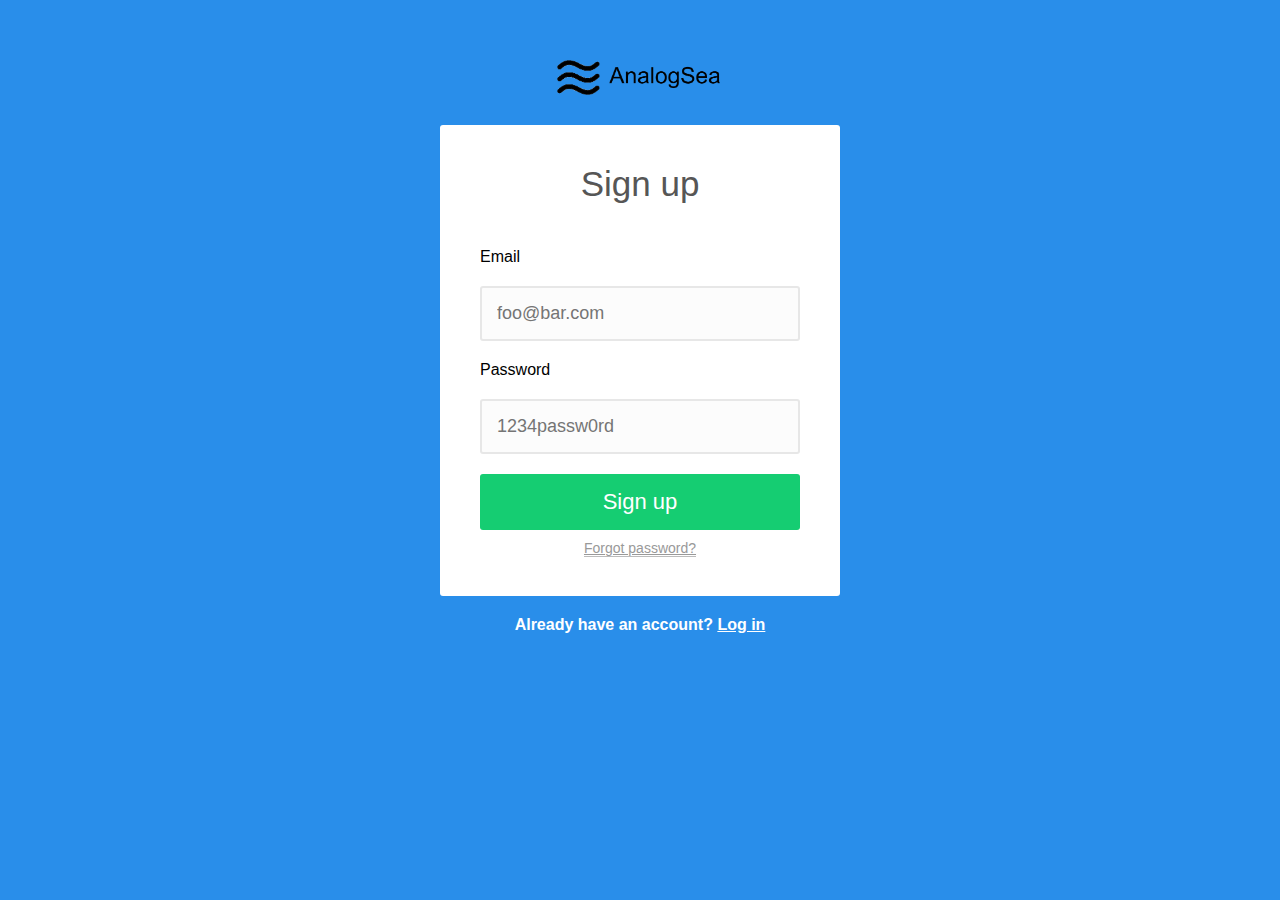
<file: analog-sea.html>
<!DOCTYPE html>
<html>
  <head>
    <title>AnalogSea</title>
    <link rel="stylesheet" href="styles/analogsea.css" />
  <body>

    <img class="logo" src="images/logo.png" alt="AnalogSea logo" />
    <form class="signup-form" action="/signup" accept-charset="UTF-8" method="post">

      <legend>Sign up</legend>

      <label for="user-email">Email</label>
      <input type="email" placeholder="foo@bar.com" name="user-email" id="user_email" required/>

      <label for="user-password">Password</label>
      <input placeholder="1234passw0rd" label="false" type="password" name="user-password" id="user-password" required/>

      <button type="submit"/>Sign up</button>

      <p><a href="/forgot_password/new">Forgot password?</a></p>
    </form>

    <div class='footer'>
      <p>Already have an account? <a href="/login">Log in</a></p>
    </div>
  </body>
</html>
</file>
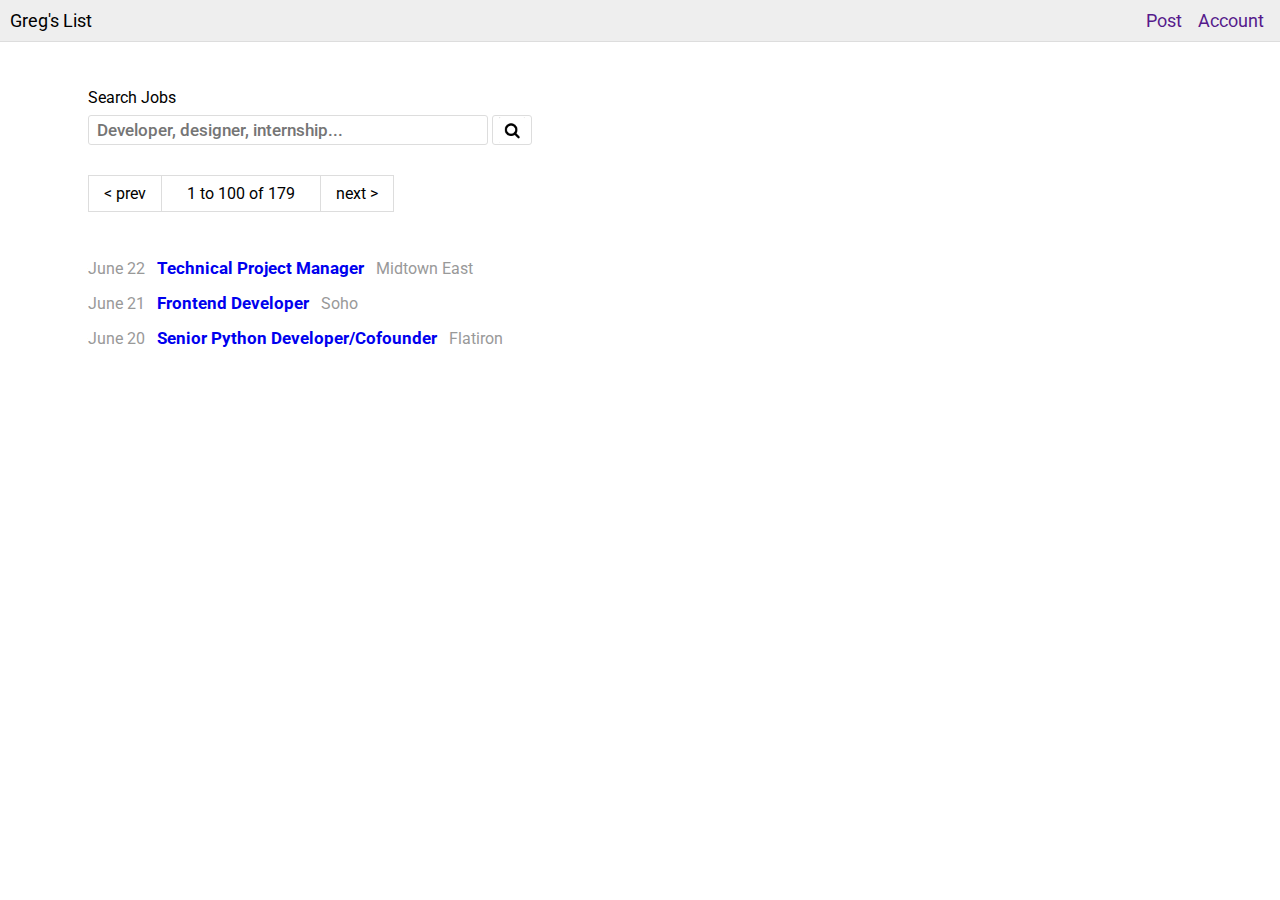
<file: gregslist.html>
<!DOCTYPE html>
<html lang="en">
<head>
  <meta charset="UTF-8">
  <title>Greg's List</title>
  <meta name="viewport" content="width=device-width, initial-scale=1">
  <link href="https://fonts.googleapis.com/css?family=Roboto" rel="stylesheet">
  <link rel="stylesheet" href="css/main.css" />
</head>
<body>
  <header>
    <a class="logo">
      <h1>Greg's List</h1>
    </a>
    <nav class="top-nav">
      <a href="" class="link">Post</a>
      <a href="" class="link">Account</a>
    </nav>
  </header>
  <section class="search-section">
    <form action="#">
      <label for="search">Search Jobs</label>
      <input type="text" id="search" placeholder="Developer, designer, internship..." />
      <button type="submit" class="search-button">
        <img src="images/magnifying-glass.png" class="magnifying-glass-icon">
      </button>
    </form>
  </section>
  <nav class="pages">
    <a class="button">&lt; prev</a>
    <span class="display">1 to 100 of 179</span>
    <a class="button">next &gt;</a>
  </nav>
  <main>
    <ul class="listings">
      <li class="listing">
        <span class="listing-date">June 22</span>
        <a href="#" class="listing-title">Technical Project Manager</a>
        <span class="listing-location">Midtown East</span>
      </li>
      <li class="listing">
        <span class="listing-date">June 21</span>
        <a href="#" class="listing-title">Frontend Developer</a>
        <span class="listing-location">Soho</span>
      </li>
      <li class="listing">
        <span class="listing-date">June 20</span>
        <a href="#" class="listing-title">Senior Python Developer/Cofounder</a>
        <span class="listing-location">Flatiron</span>
      </li>
    </ul>
  </main>
</body>
</file>
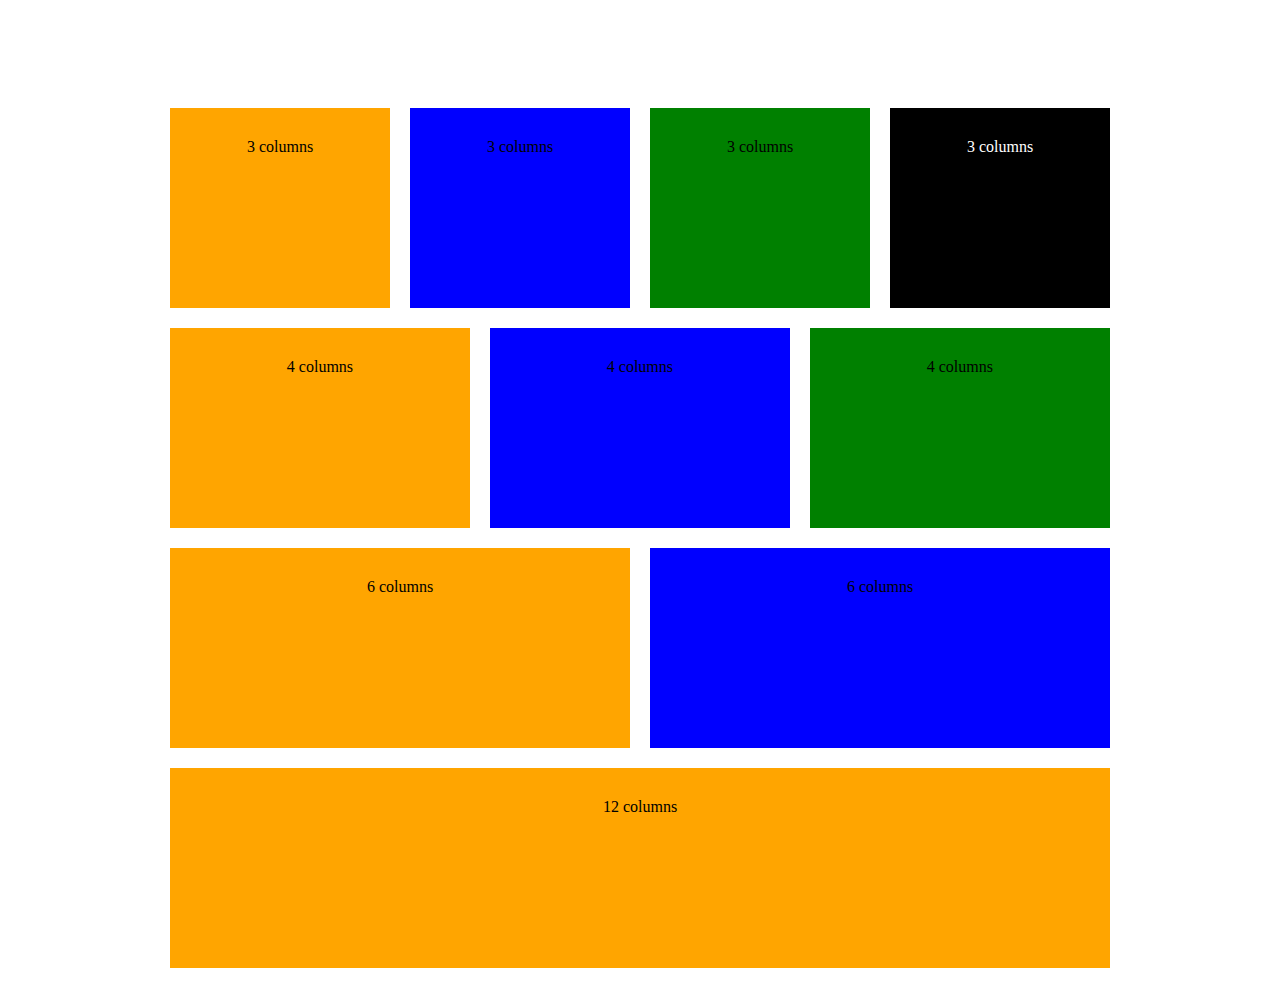
<file: responsive-layout.html>
<!DOCTYPE html>
<html lang="en">
<head>
  <meta charset="UTF-8">
  <title>CSS Responsive Grid Challenge</title>

  <!-- Responsive viewport tag, tells small screens that it's responsive -->
  <meta name="viewport" content="width=device-width, initial-scale=1">

  <!-- Stylesheets -->
  <link rel="stylesheet" href="css/float-grid.css" />
  <link rel="stylesheet" href="css/responsive.css" />
</head>
<body>
  <main>

    <div class="row">
      <div class="col-3">
        <div class="box orange">3 columns</div>
      </div>
      <div class="col-3">
        <div class="box blue">3 columns</div>
      </div>
      <div class="col-3">
        <div class="box green">3 columns</div>
      </div>
      <div class="col-3">
        <div class="box black">3 columns</div>
      </div>
    </div>
    <div class="row">
      <div class="col-4">
        <div class="box orange">4 columns</div>
      </div>
      <div class="col-4">
        <div class="box blue">4 columns</div>
      </div>
      <div class="col-4">
        <div class="box green">4 columns</div>
      </div>
    </div>

    <div class="row">
      <div class="col-6">
        <div class="box orange">6 columns</div>
      </div>
      <div class="col-6">
        <div class="box blue">6 columns</div>
      </div>
    </div>

    <div class="row">
      <div class="col-12">
        <div class="box orange">12 columns</div>
      </div>
    </div>

  </main>
</body>
</html>
</file>
<file: styles/analogsea.css>
body * {
  box-sizing: border-box;
}
body {
  background: #298eea;
  padding: 0;
  margin: 0;
  padding-top: 60px;
  font-family: 'Roboto', sans-serif;
}
.logo {
  display: block;
  width: auto;
  height: 35px;
  margin: 0 auto 30px;
}
.signup-form {
  background: white;
  margin: 0 auto;
  width: 400px;
  padding: 40px;
  border-radius: 3px;
}
.signup-form legend {
  text-align: center;
  font-weight: 300;
  color: #565656;
  margin: 0 auto 45px;
  font-size: 35px;
  line-height: 38px;
  letter-spacing: 0;
}
input[type='email'], input[type='password'],button[type='submit'] {
  background: #fcfcfc;
  display: block;
  margin: 20px auto;
  padding: 15px;
  width: 100%;
  height: auto;
  border: 2px solid #e7e7e7;
  border-radius: 3px;
  font-size: 18px;
  transition: opacity 0.4s;
  text-align: left;
}
input[type='email']:focus, input[type='password']:focus, button[type='submit']:focus {
  border-color: #E7E7E7;
  box-shadow: none;
}
button[type='submit'] {
  color: white;
  height: auto;
  margin-bottom: 0;
  background: #15CD72;
  border: 0;
  font-weight: 500;
  font-size: 22px;
  text-align: center;
}
button:hover[type='submit'] {
  background-color: #0CB863;
  -webkit-transition: background 0.1s;
  -moz-transition: background 0.1s;
  -o-transition: background 0.1s;
  transition: background 0.1s;
}
.signup-form p {
  margin: 0;
  margin-top: 10px;
  font-size: 14px;
  text-align: center;
  color: #999;
}
.signup-form a {
  color: #999;
  border-bottom: 1px solid #bbb;
}
.signup-form a:hover {
  border-color: #999;
  color: #777;
}
.footer {
  text-align: center;
  color: white;
  padding: 0;
  margin: 20px auto;
  font-weight: 600;
  border: 0;
}
.footer a { color: white; }
.footer a:hover { color: #E7F1F9 }
.footer p { margin-bottom: 40px }
</file>
<file: css/main.css>
* {
  box-sizing: border-box;
}
body {
  padding: 80px;
  font-family: "Roboto", sans-serif;
}
header {
  position: fixed;
  top: 0;
  left: 0;
  right: 0;
  padding: 10px;
  background-color: #eee;
  border-bottom: 1px solid #ddd;
}
a {
  text-decoration: none;
}
a:hover {
  text-decoration: underline;
}
.top-nav {
  position: absolute;
  right: 10px;
  top: 10px;
}
.logo {
  display: inline-block;
  border-radius: 100%;
  font-weight: 800;
}
.logo h1 {
  font-weight: normal;
  margin: 0;
  padding: 0;
  font-size: 18px;
}
.link {
  font-size: 18px;
  padding: 0 6px;
}
.pages {
  display: inline-block;
  font-size: 0;
  margin-bottom: 30px;
  border: 1px solid #DDDDDD;
}
.button {
  font-size: 16px;
  display: inline-block;
  padding: 8px 15px;
  border-radius: 3px;
}
.display {
  font-size: 16px;
  padding: 0 30px;
  padding: 8px 25px;
  border-left: 1px solid #DDDDDD;
  border-right: 1px solid #DDDDDD;
}
.listings {
  padding: 0;
}
.listing {
  list-style: none;
  margin-bottom: 15px;
}
.listing-date , .listing-location {
  color: #999;
}
.listing-title {
  font-weight: bold;
  font-size: 17px;
  margin-left: 8px;
  margin-right: 8px;
}
.search-section {
  margin-bottom: 30px;
}
label {
  display: block;
  margin-bottom: 8px;
}
.search-section input {
  font-family: "Roboto", sans-serif;
  font-size: 17px;
  font-weight: 500;
  line-height: 30px;
  height: 30px;
  border: 1px solid #DDDDDD;
  border-radius: 3px;
  padding: 0 5px 0 8px;
  width: 400px;
}
.search-section button {
  font-size: 17px;
  height: 30px;
  background-color: white;
  border: 1px solid #DDDDDD;
  border-radius: 3px;
}
.search-button {
  vertical-align: bottom;
}
.star-icon, .magnifying-glass-icon {
  height: 100%;
}
</file>
<file: css/float-grid.css>
* {
  box-sizing: border-box;
}

/* Grid measurements:
 *
 *   960px wide including 12 gutters (half gutters on both edges)
 *
 *   60px columns (12)
 *   20px gutters (two half-gutters + 11 full gutters, so 12 total)
 *
 *
 *   For smaller screens, we always want 20px of padding on either side,
 *   so 960 + 20 + 20 => 1000px
 *
 **/
.row {
  max-width: 1000px;
  padding-left: 20px;
  padding-right: 20px;
  margin: 0 auto;
}

/* Clearfix */
.row::before,
.row::after {
  display: table;
  content: '';
}

.row::after {
  clear: both;
}

.col-3, .col-4, .col-6, .col-12 {
  float: left;

  /* Gutters:
   * Each column is padded by half-a-gutter on each side,
   *
   * Half a gutter is 10px, 10/960 (context) = 1.041666%
   *
   */
  padding-left: 1.04166666%;
  padding-right: 1.04166666%;
}

/* Mobile defaults */
.col-3, .col-4, .col-6, .col-12 {
  width: 100%;
}


/* Non-mobile, grid */
@media only screen and (min-width: 640px) {
  /* 3 columns, 3/12 in % */
  .col-3 {
    width: 25%;
  }

  /* 4 columns */
  .col-4 {
    width: 33.33%;
  }

  /* 6 columns */
  .col-6 {
    width: 50%;
  }

  /* 12 columns */
  .col-12 {
    width: 100%;
  }
}
</file>
<file: css/responsive.css>
main {
  padding-top: 100px;
}

main .row {
  margin-bottom: 20px;
}

.box {
  height: 200px;
  text-align: center;
  padding-top: 30px;
}

.black {
  background-color: black;
  color: white;
}

.green {
  background-color: green;
}

.orange {
  background-color: orange;
}

.blue {
  background-color: blue;
}
</file>
